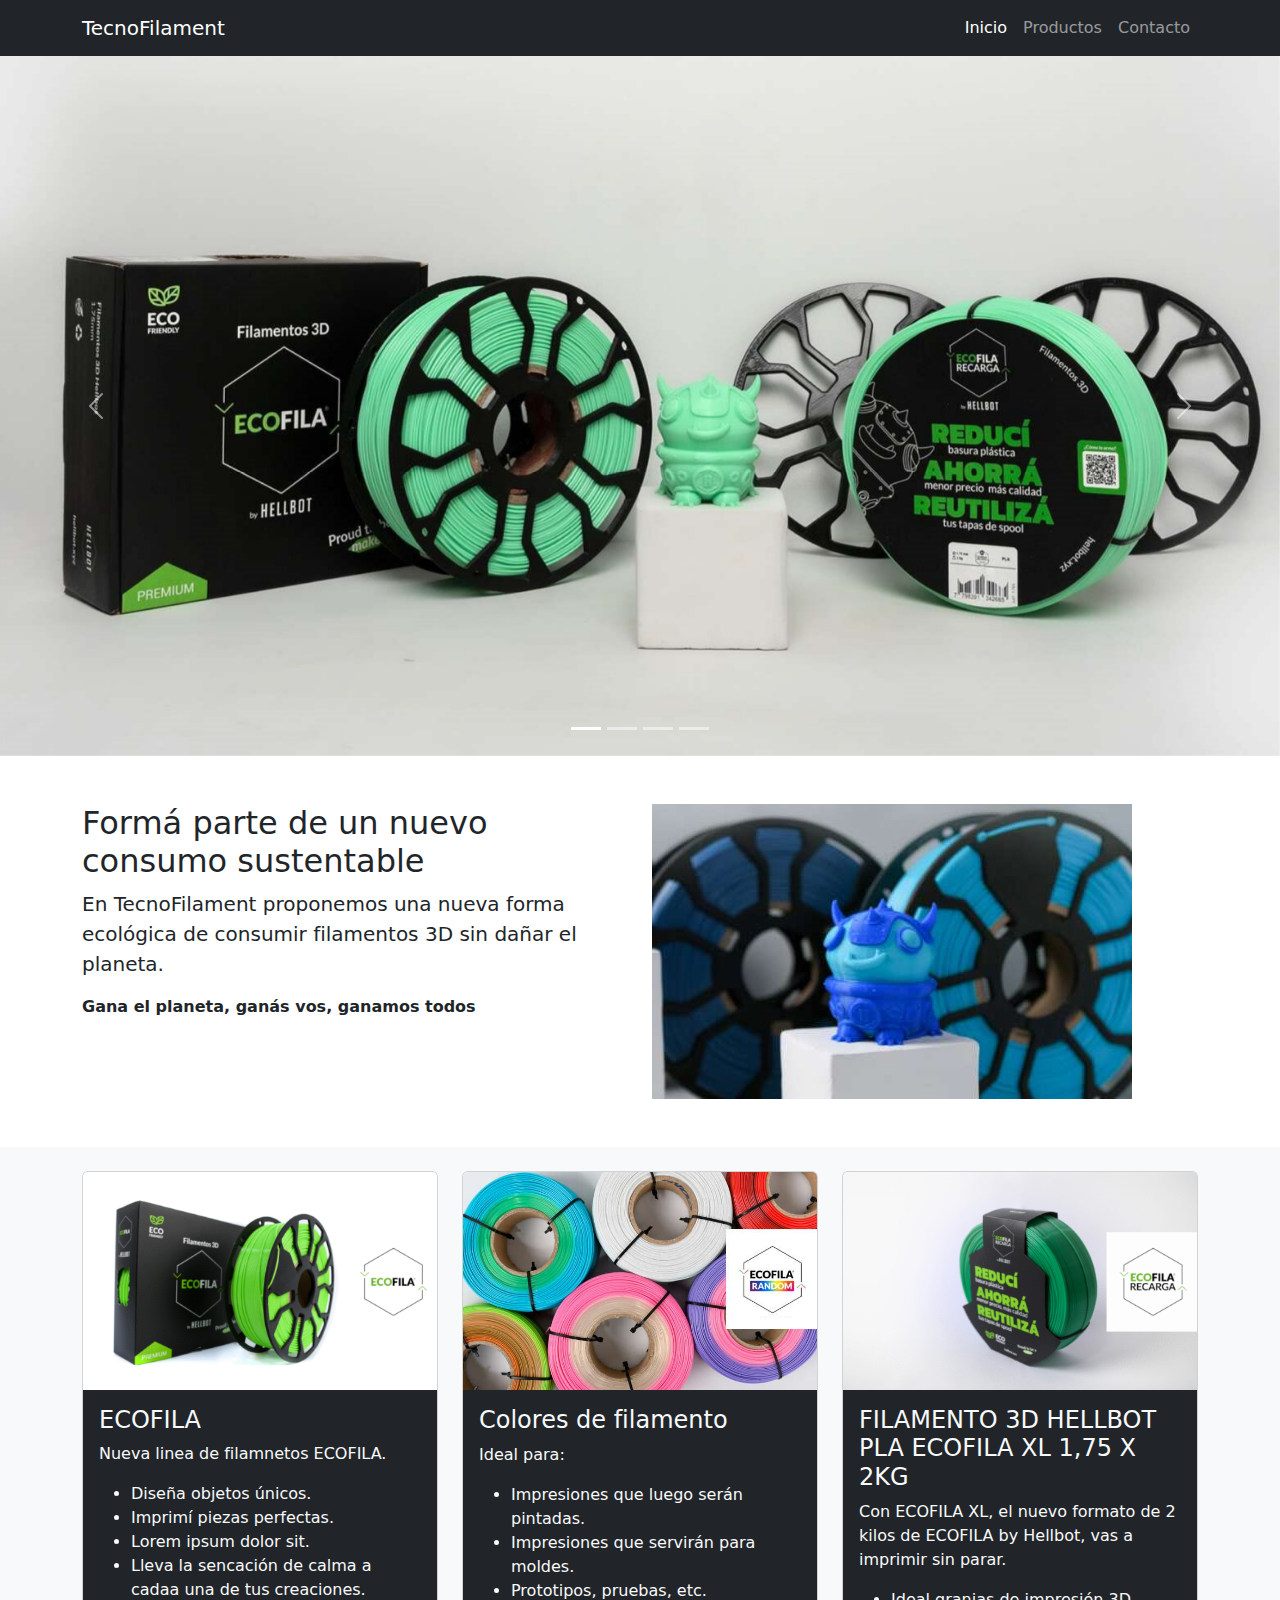
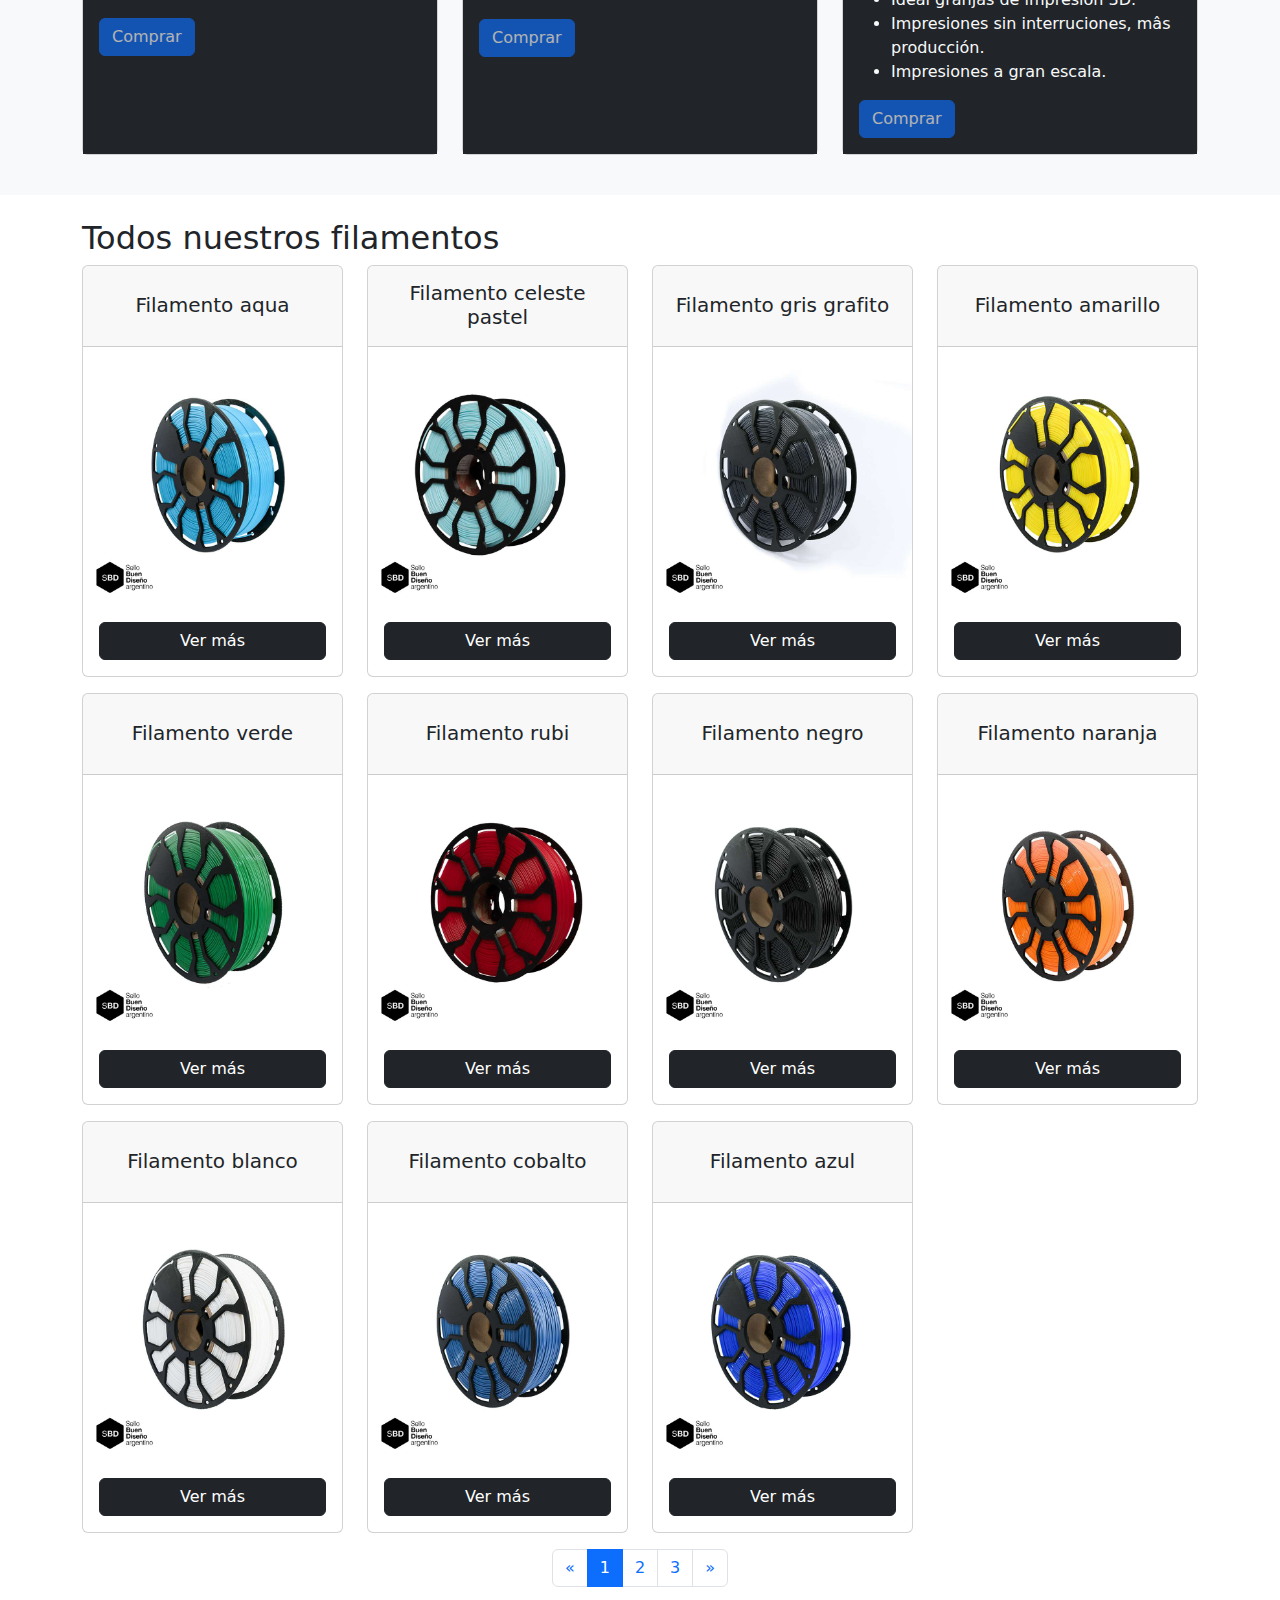
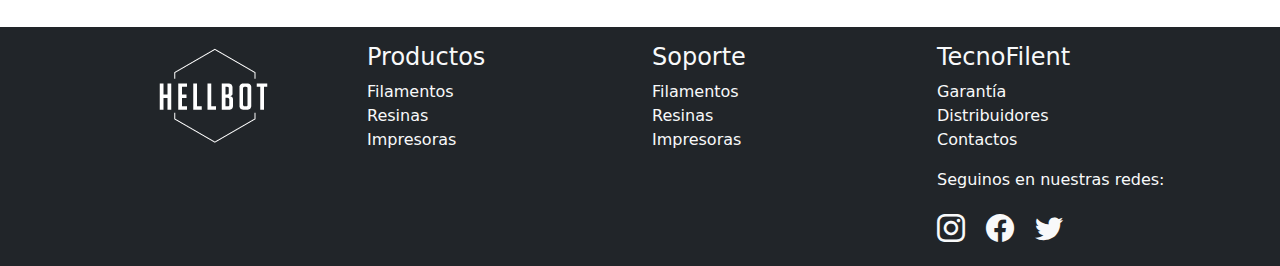
<file: index.html>
<!DOCTYPE html>
<html lang="es">
  <head>
    <meta charset="UTF-8" />
    <meta name="viewport" content="width=device-width, initial-scale=1.0" />
    <meta name="description" content="venta de insumos para impresion 3d" />
    <meta name="keywords" content="filamento, impresoras, pla, resinas" />
    <meta name="author" content="Franco M Sanchez" />
    <title>TecnoFilament</title>
    <!-- Bootstrap -->
    <link rel="stylesheet" href="./css/bootstrap.min.css" />
    <link
      rel="stylesheet"
      href="https://cdn.jsdelivr.net/npm/bootstrap-icons@1.11.0/font/bootstrap-icons.css"
    />
    <!-- mis estilos -->
    <link rel="stylesheet" href="./css/style.css" />
  </head>
  <body>
    <header>
      <nav class="navbar navbar-expand-lg bg-dark navbar-dark">
        <div class="container">
          <a class="navbar-brand" href="index.html">TecnoFilament</a>
          <button
            class="navbar-toggler"
            type="button"
            data-bs-toggle="collapse"
            data-bs-target="#navbarSupportedContent"
            aria-controls="navbarSupportedContent"
            aria-expanded="false"
            aria-label="Toggle navigation"
          >
            <span class="navbar-toggler-icon"></span>
          </button>
          <div class="collapse navbar-collapse" id="navbarSupportedContent">
            <ul class="navbar-nav ms-auto mb-2 mb-lg-0">
              <li class="nav-item">
                <a class="nav-link active" aria-current="page" href="index.html"
                  >Inicio</a
                >
              </li>
              <li class="nav-item">
                <a class="nav-link" href="./pages/404.html">Productos</a>
              </li>
              <li class="nav-item">
                <a class="nav-link" href="./pages/contacto.html">Contacto</a>
              </li>
            </ul>
          </div>
        </div>
      </nav>
    </header>
    <main>
      <!-- seccion carrusel -->
      <section id="carouselProductos" class="carousel slide">
          <!-- aqui van las rayitas -->
          <div class="carousel-indicators">
            <button type="button" data-bs-target="#carouselProductos" data-bs-slide-to="0" class="active" aria-current="true" aria-label="Slide 1"></button>
            <button type="button" data-bs-target="#carouselProductos" data-bs-slide-to="1" aria-label="Slide 2"></button>
            <button type="button" data-bs-target="#carouselProductos" data-bs-slide-to="2" aria-label="Slide 3"></button>
            <button type="button" data-bs-target="#carouselProductos" data-bs-slide-to="3" aria-label="Slide 4"></button>
          </div>
          <!-- aqui van las imagenes -->
          <div class="carousel-inner">
            <div class="carousel-item active">
              <img src="./img/Ecofilas-1620x1080.jpg" class="d-block w-100 productoCarousel" alt="filamento ecofilas">
            </div>
            <div class="carousel-item">
              <img src="./img/DSC_5525-1620x1080.jpg" class="d-block w-100 productoCarousel" alt="colores de filamentos">
            </div>
            <div class="carousel-item">
              <img src="./img/softcolors-1620x1080.jpg" class="d-block w-100 productoCarousel" alt="filamentos softcolors">
            </div>
            <div class="carousel-item">
              <img src="./img/DSC_5525-1620x1080.jpg" class="d-block w-100 productoCarousel" alt="colores de filamentos">
            </div>
          </div>
          <button class="carousel-control-prev" type="button" data-bs-target="#carouselProductos" data-bs-slide="prev">
            <span class="carousel-control-prev-icon" aria-hidden="true"></span>
            <span class="visually-hidden">Previous</span>
          </button>
          <button class="carousel-control-next" type="button" data-bs-target="#carouselProductos" data-bs-slide="next">
            <span class="carousel-control-next-icon" aria-hidden="true"></span>
            <span class="visually-hidden">Next</span>
          </button>
      </section>
      <!-- seccion informativa -->
      <section class="py-5">
        <div class="container">
          <div class="row">
            <div class="col-md-6 col-lg-6">
              <h2>Formá parte de un nuevo consumo sustentable</h2>
              <p class="lead">En TecnoFilament proponemos una nueva forma ecológica de consumir filamentos 3D sin dañar el planeta.</p>
              <p><b>Gana el planeta, ganás vos, ganamos todos</b></p>
            </div>
            <div class="col-md-6 col-lg-6">
              <img class="img-fluid" src="./img/pla-480x295.jpg" alt="muñeco azul de filamento">
            </div>
          </div>
        </div>
      </section>
      <!-- seccion cards -->
      <section class="bg-light py-4">
      <div class="container">
        <div class="row justify-content-center">
          <article class="col-12 col-md-6 col-lg-4 mb-3">
            <div class="card h-100">
              <img src="./img/Ecofila-480x295.png" class="card-img-top" alt="filamentos de colores">
              <div class="card-body bg-dark text-light">
                <h4>ECOFILA</h4>
                <p class="card-text">Nueva linea de filamnetos ECOFILA.</p>
                <ul>
                  <li>Diseña objetos únicos.</li>
                  <li>Imprimí piezas perfectas.</li>
                  <li>Lorem ipsum dolor sit.</li>
                  <li>Lleva la sencación de calma a cadaa una de tus creaciones.</li>
                </ul>
                <button type="button" class="btn btn-primary" disabled>Comprar</button>
              </div>
            </div>
          </article>
          <article class="col-12 col-md-6 col-lg-4 mb-3">
            <div class="card h-100">
              <img src="./img/Ecofila-Random-650x400.jpg" class="card-img-top" alt="filamentos de colores">
              <div class="card-body bg-dark text-light">
                <h4>Colores de filamento</h4>
                <p class="card-text">Ideal para:</p>
                <ul>
                  <li>Impresiones que luego serán pintadas.</li>
                  <li>Impresiones que servirán para moldes.</li>
                  <li>Prototipos, pruebas, etc.</li>
                </ul>
                <button type="button" class="btn btn-primary" disabled>Comprar</button>
              </div>
            </div>
          </article>
          <article class="col-12 col-md-6 col-lg-4 mb-3">
            <div class="card h-100">
              <img src="./img/Ecofila-Recarga-480x295.png" class="card-img-top" alt="filamentos de colores">
              <div class="card-body bg-dark text-light">
                <h4>FILAMENTO 3D HELLBOT PLA ECOFILA XL 1,75 X 2KG</h4>
                <p class="card-text">Con ECOFILA XL, el nuevo formato de 2 kilos de ECOFILA by Hellbot, vas a imprimir sin parar.</p>
                <ul>
                  <li>Ideal granjas de impresión 3D.</li>
                  <li>Impresiones sin interruciones, mâs producción.</li>
                  <li>Impresiones a gran escala.</li>
                </ul>
                <button type="button" class="btn btn-primary" disabled>Comprar</button>
              </div>
            </div>
          </article>
        </div>
      </div>
      </section>
      <section class="container my-4">
        <h2>Todos nuestros filamentos</h2>
        <article class="row">

          <div class="col-md-4 col-lg-3 mb-3">
            <div class="card">
              <div class="card-header">
                <h5 class="card-title">Filamento aqua</h5>
              </div>
              <img src="./img/Aqua-800x800.jpg" class="card-img-top" alt="filamento aqua">
              <div class="card-body">
                <button class="btn btn-dark w-100" data-bs-toggle="modal" data-bs-target="#modalFilamentoAqua">Ver más</button>
              </div>
            </div>
          </div>

          <div class="col-md-4 col-lg-3 mb-3">
            <div class="card">
              <div class="card-header">
                <h5 class="card-title">Filamento celeste pastel</h5>
              </div>
              <img src="./img/Celeste-Pastel-800x800.jpg" class="card-img-top" alt="filamento celeste pastel">
              <div class="card-body">
                <button href="#" class="btn btn-dark w-100">Ver más</button>
              </div>
            </div>
          </div>

          <div class="col-md-4 col-lg-3 mb-3">
            <div class="card">
              <div class="card-header">
                <h5 class="card-title">Filamento gris grafito</h5>
              </div>
              <img src="./img/Gris-Grafito-800x800.jpg" class="card-img-top" alt="filamento gris grafito">
              <div class="card-body">
                <button href="#" class="btn btn-dark w-100">Ver más</button>
              </div>
            </div>
          </div>

          <div class="col-md-4 col-lg-3 mb-3">
            <div class="card">
              <div class="card-header">
                <h5 class="card-title">Filamento amarillo</h5>
              </div>
              <img src="./img/Amarillo-800x800.jpg" class="card-img-top" alt="filamento amarillo">
              <div class="card-body">
                <button href="#" class="btn btn-dark w-100">Ver más</button>
              </div>
            </div>
          </div>

          <div class="col-md-4 col-lg-3 mb-3">
            <div class="card">
              <div class="card-header">
                <h5 class="card-title">Filamento verde</h5>
              </div>
              <img src="./img/Verde-800x800.jpg" class="card-img-top" alt="filamento amarillo">
              <div class="card-body">
                <button href="#" class="btn btn-dark w-100">Ver más</button>
              </div>
            </div>
          </div>
          
          <div class="col-md-4 col-lg-3 mb-3">
            <div class="card">
              <div class="card-header">
                <h5 class="card-title">Filamento rubi</h5>
              </div>
              <img src="./img/Rubi-Translucido-800x800.jpg" class="card-img-top" alt="filamento amarillo">
              <div class="card-body">
                <button href="#" class="btn btn-dark w-100">Ver más</button>
              </div>
            </div>
          </div>

          <div class="col-md-4 col-lg-3 mb-3">
            <div class="card">
              <div class="card-header">
                <h5 class="card-title">Filamento negro</h5>
              </div>
              <img src="./img/Negro-800x800.jpg" class="card-img-top" alt="filamento amarillo">
              <div class="card-body">
                <button href="#" class="btn btn-dark w-100">Ver más</button>
              </div>
            </div>
          </div>

          <div class="col-md-4 col-lg-3 mb-3">
            <div class="card">
              <div class="card-header">
                <h5 class="card-title">Filamento naranja</h5>
              </div>
              <img src="./img/Naranja-800x800.jpg" class="card-img-top" alt="filamento amarillo">
              <div class="card-body">
                <button href="#" class="btn btn-dark w-100">Ver más</button>
              </div>
            </div>
          </div>

          <div class="col-md-4 col-lg-3 mb-3">
            <div class="card">
              <div class="card-header">
                <h5 class="card-title">Filamento blanco</h5>
              </div>
              <img src="./img/Blanco-800x800.jpg" class="card-img-top" alt="filamento amarillo">
              <div class="card-body">
                <button href="#" class="btn btn-dark w-100">Ver más</button>
              </div>
            </div>
          </div>

          <div class="col-md-4 col-lg-3 mb-3">
            <div class="card">
              <div class="card-header">
                <h5 class="card-title">Filamento cobalto</h5>
              </div>
              <img src="./img/Cobalto-800x800.jpg" class="card-img-top" alt="filamento amarillo">
              <div class="card-body">
                <button href="#" class="btn btn-dark w-100">Ver más</button>
              </div>
            </div>
          </div>

          <div class="col-md-4 col-lg-3 mb-3">
            <div class="card">
              <div class="card-header">
                <h5 class="card-title">Filamento azul</h5>
              </div>
              <img src="./img/Azul-800x800.jpg" class="card-img-top" alt="filamento amarillo">
              <div class="card-body">
                <button href="#" class="btn btn-dark w-100">Ver más</button>
              </div>
            </div>
          </div>

        </article>
        <!-- paginacion -->
        <nav class="d-flex justify-content-center">
          <ul class="pagination">
            <li class="page-item">
              <a class="page-link" href="#" aria-label="Previous">
                <span aria-hidden="true">&laquo;</span>
              </a>
            </li>
            <li class="page-item active"><a class="page-link" href="#">1</a></li>
            <li class="page-item"><a class="page-link" href="#">2</a></li>
            <li class="page-item"><a class="page-link" href="#">3</a></li>
            <li class="page-item">
              <a class="page-link" href="#" aria-label="Next">
                <span aria-hidden="true">&raquo;</span>
              </a>
            </li>
          </ul>
        </nav>

      </section>
      <!-- Modal -->
      <div class="modal fade" id="modalFilamentoAqua" tabindex="-1" aria-labelledby="modalFilamentoAquaLabel" aria-hidden="true">
        <div class="modal-dialog">
          <div class="modal-content">
            <div class="modal-header">
              <h2 class="modal-title fs-5" id="modalFilamentoAquaLabel">Filamento aqua</h2>
              <button type="button" class="btn-close" data-bs-dismiss="modal" aria-label="Close"></button>
            </div>
            <div class="modal-body">
              <img src="./img/Aqua-800x800.jpg" class="img-fluid" alt="filamento aqua">
              <p>Lorem ipsum dolor sit amet consectetur adipisicing elit. Quisquam tempore, alias neque odio doloremque explicabo obcaecati suscipit? Et ducimus nihil fugiat dolor necessitatibus officia voluptatum! Aliquid autem officia ipsum incidunt!</p>
            </div>
          </div>
        </div>
      </div>
    </main>
    <footer class="bg-dark text-light py-3">
      <div class="container">
        <div class="row text-center">
          <div class="col-md-12 col-lg-3">
            <img src="./img/logo-footer.png" alt="logo tecnofilament" />
          </div>
          <div class="col-md-4 col-lg-3 text-md-start text-lg-start">
            <h4>Productos</h4>
            <ul class="list-unstyled">
              <li>Filamentos</li>
              <li>Resinas</li>
              <li>Impresoras</li>
            </ul>
          </div>
          <div class="col-md-4 col-lg-3 text-md-start text-lg-start">
            <h4>Soporte</h4>
            <ul class="list-unstyled">
              <li>Filamentos</li>
              <li>Resinas</li>
              <li>Impresoras</li>
            </ul>
          </div>
          <div class="col-md-4 col-lg-3 text-md-start text-lg-start">
            <h4>TecnoFilent</h4>
            <ul class="list-unstyled">
              <li>Garantía</li>
              <li>Distribuidores</li>
              <li>Contactos</li>
            </ul>
            <div class="redes">
              <p>Seguinos en nuestras redes:</p>
              <a href="#"><i class="bi bi-instagram fs-3 text-light"></i></a>
              <a href="#"><i class="bi bi-facebook fs-3 text-light mx-3"></i></a>
              <a href="#"><i class="bi bi-twitter fs-3 text-light"></i></a>
            </div>
          </div>
        </div>
      </div>
    </footer>
    <!-- bootstrap -->
    <script src="./js/bootstrap.min.js"></script>
  </body>
</html>
</file>
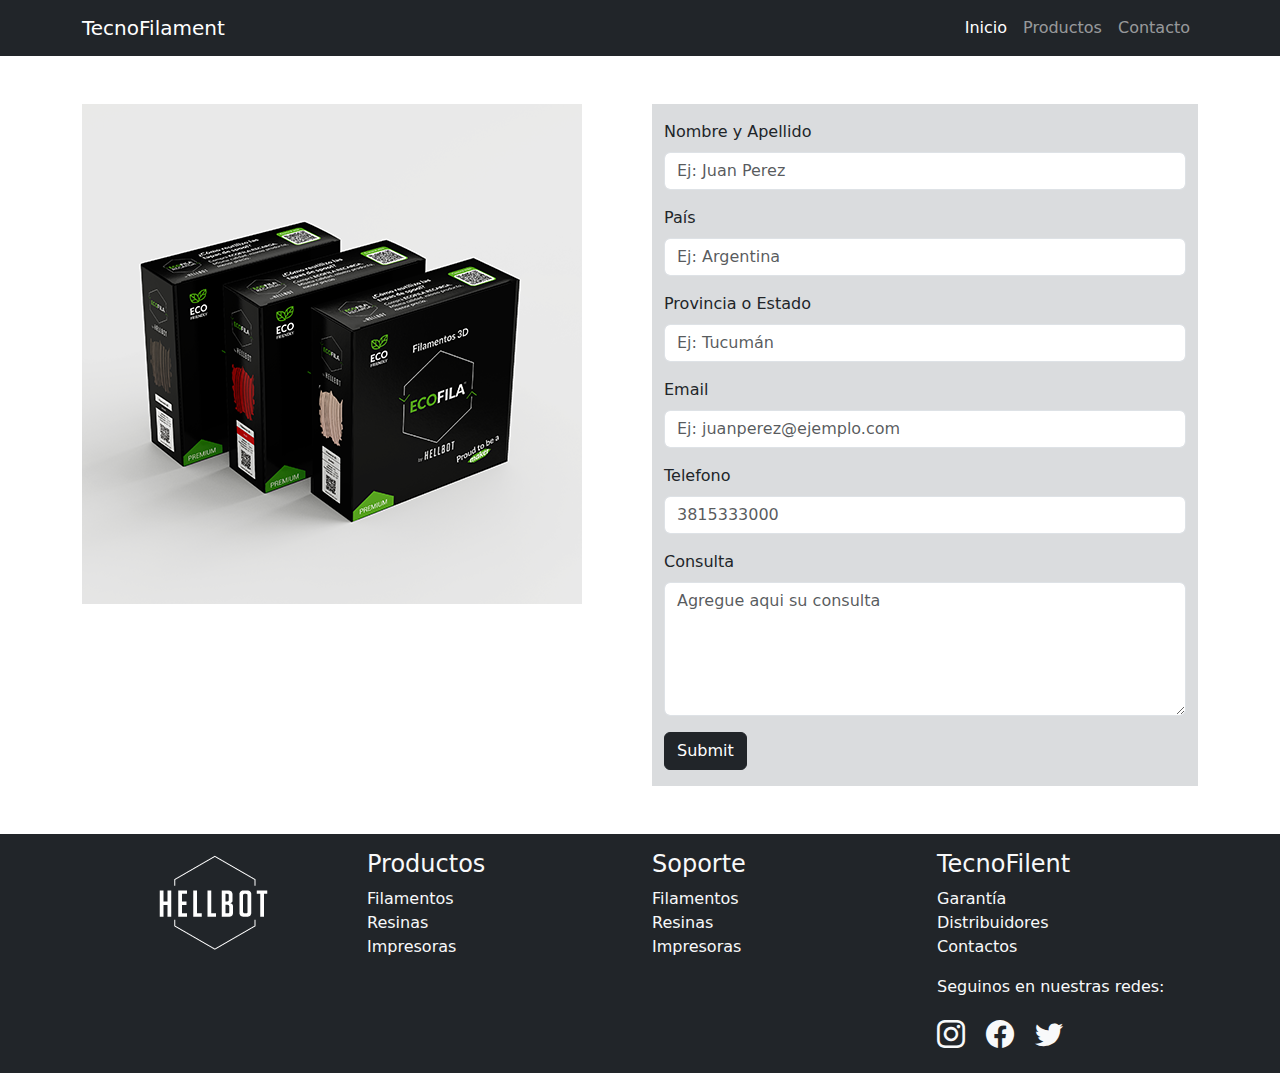
<file: pages/contacto.html>
<!DOCTYPE html>
<html lang="es">
  <head>
    <meta charset="UTF-8" />
    <meta name="viewport" content="width=device-width, initial-scale=1.0" />
    <meta name="description" content="venta de insumos para impresion 3d" />
    <meta name="keywords" content="filamento, impresoras, pla, resinas" />
    <meta name="author" content="Franco M Sanchez" />
    <title>TecnoFilament</title>
    <!-- Bootstrap -->
    <link rel="stylesheet" href="../css/bootstrap.min.css" />
    <link
      rel="stylesheet"
      href="https://cdn.jsdelivr.net/npm/bootstrap-icons@1.11.0/font/bootstrap-icons.css"
    />
    <!-- mis estilos -->
    <link rel="stylesheet" href="../css/style.css" />
  </head>
  <body>
    <header>
      <nav class="navbar navbar-expand-lg bg-dark navbar-dark">
        <div class="container">
          <a class="navbar-brand" href="../index.html">TecnoFilament</a>
          <button
            class="navbar-toggler"
            type="button"
            data-bs-toggle="collapse"
            data-bs-target="#navbarSupportedContent"
            aria-controls="navbarSupportedContent"
            aria-expanded="false"
            aria-label="Toggle navigation"
          >
            <span class="navbar-toggler-icon"></span>
          </button>
          <div class="collapse navbar-collapse" id="navbarSupportedContent">
            <ul class="navbar-nav ms-auto mb-2 mb-lg-0">
              <li class="nav-item">
                <a
                  class="nav-link active"
                  aria-current="page"
                  href="../index.html"
                  >Inicio</a
                >
              </li>
              <li class="nav-item">
                <a class="nav-link" href="./404.html">Productos</a>
              </li>
              <li class="nav-item">
                <a class="nav-link" href="./contacto.html">Contacto</a>
              </li>
            </ul>
          </div>
        </div>
      </nav>
    </header>
    <main>
      <section>
        <div class="container">
          <div class="row">
            <!-- imagen -->
            <div class="col-md-6 col-lg-6 my-5">
              <img
                src="../img/cajas.png"
                class="img-fluid"
                alt="cajas de filamento"
              />
            </div>
            <!-- formulario -->
            <div class="col-md-6 col-lg-6 my-5">
              <form>
                <div class="container bg-secondary bg-opacity-25 pt-3">
                  <div class="mb-3">
                    <label for="nombre" class="form-label"
                      >Nombre y Apellido</label
                    >
                    <input
                      type="text"
                      class="form-control"
                      id="nombre"
                      placeholder="Ej: Juan Perez"
                      minlength="5"
                      maxlength="50"
                      required
                    />
                  </div>
                  <div class="mb-3">
                    <label for="pais" class="form-label">País</label>
                    <input
                      type="text"
                      class="form-control"
                      id="pais"
                      placeholder="Ej: Argentina"
                      required
                      minlength="4"
                      maxlength="22"
                    />
                  </div>
                  <div class="mb-3">
                    <label for="provincia" class="form-label"
                      >Provincia o Estado</label
                    >
                    <input
                      type="text"
                      class="form-control"
                      id="provincia"
                      placeholder="Ej: Tucumán"
                      required
                      minlength="3"
                      maxlength="85"
                    />
                  </div>
                  <div class="mb-3">
                    <label for="mail" class="form-label">Email</label>
                    <input
                      type="email"
                      class="form-control"
                      id="mail"
                      placeholder="Ej: juanperez@ejemplo.com"
                      required
                      minlength="3"
                      maxlength="200"
                    />
                  </div>
                  <div class="mb-3">
                    <label for="telefono" class="form-label">Telefono</label>
                    <input
                      type="number"
                      class="form-control"
                      id="telefono"
                      placeholder="3815333000"
                      max="9999999999"
                      required
                    />
                  </div>
                  <div class="mb-3">
                    <label for="consulta" class="form-label">Consulta</label>
                    <textarea
                      id="consulta"
                      class="form-control"
                      rows="5"
                      placeholder="Agregue aqui su consulta"
                      required
                      minlength="10"
                      maxlength="300"
                    ></textarea>
                  </div>
                  <button type="submit" class="btn btn-dark mb-3">
                    Submit
                  </button>
                </div>
              </form>
            </div>
          </div>
        </div>
      </section>
    </main>
    <footer class="bg-dark text-light py-3">
      <div class="container">
        <div class="row text-center">
          <div class="col-md-12 col-lg-3">
            <img src="../img/logo-footer.png" alt="logo tecnofilament" />
          </div>
          <div class="col-md-4 col-lg-3 text-md-start text-lg-start">
            <h4>Productos</h4>
            <ul class="list-unstyled">
              <li>Filamentos</li>
              <li>Resinas</li>
              <li>Impresoras</li>
            </ul>
          </div>
          <div class="col-md-4 col-lg-3 text-md-start text-lg-start">
            <h4>Soporte</h4>
            <ul class="list-unstyled">
              <li>Filamentos</li>
              <li>Resinas</li>
              <li>Impresoras</li>
            </ul>
          </div>
          <div class="col-md-4 col-lg-3 text-md-start text-lg-start">
            <h4>TecnoFilent</h4>
            <ul class="list-unstyled">
              <li>Garantía</li>
              <li>Distribuidores</li>
              <li>Contactos</li>
            </ul>
            <div class="redes">
              <p>Seguinos en nuestras redes:</p>
              <a href="#"><i class="bi bi-instagram fs-3 text-light"></i></a>
              <a href="#"
                ><i class="bi bi-facebook fs-3 text-light mx-3"></i
              ></a>
              <a href="#"><i class="bi bi-twitter fs-3 text-light"></i></a>
            </div>
          </div>
        </div>
      </div>
    </footer>
    <!-- bootstrap -->
    <script src="../js/bootstrap.min.js"></script>
  </body>
</html>
</file>
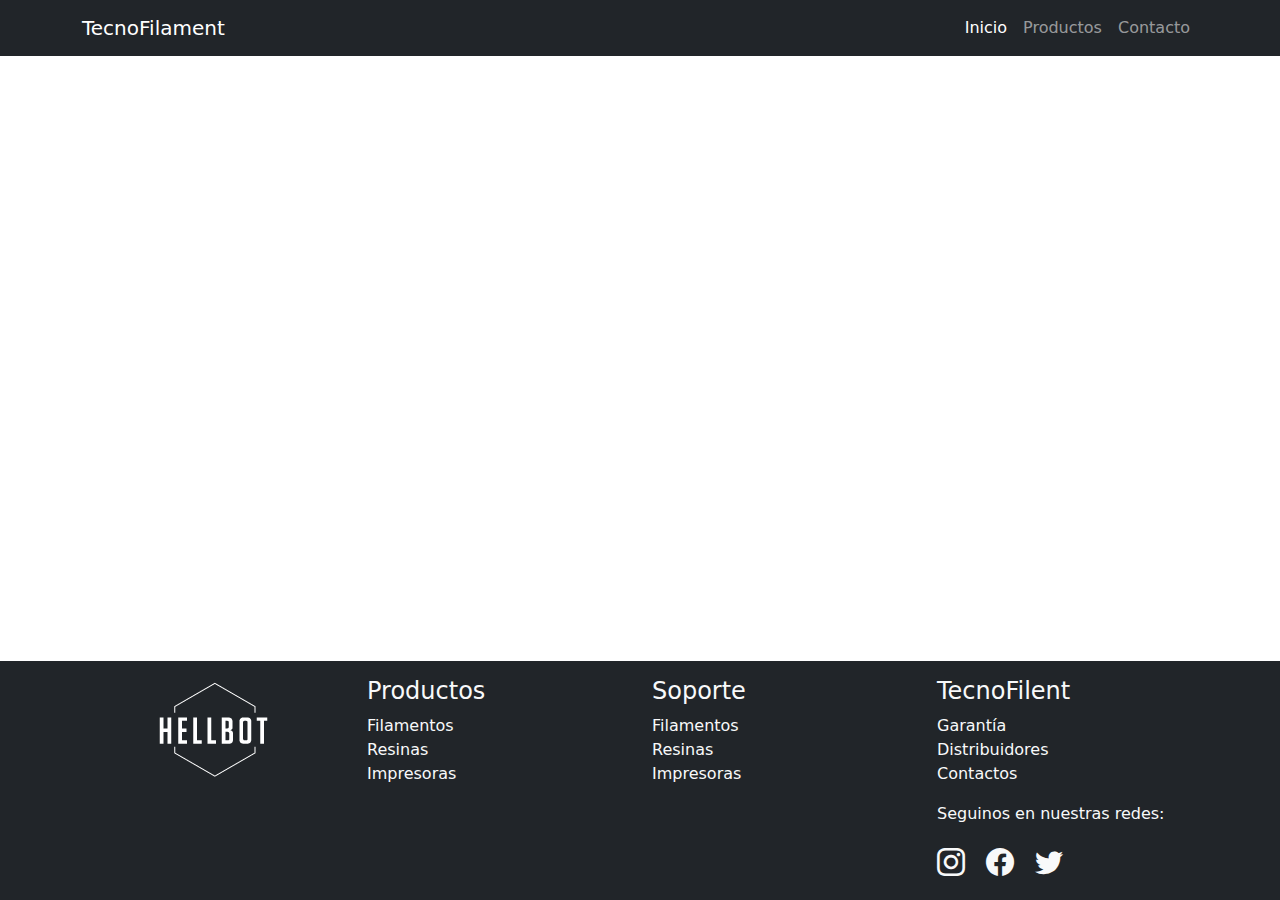
<file: pages/producto.html>
<!DOCTYPE html>
<html lang="es">
  <head>
    <meta charset="UTF-8" />
    <meta name="viewport" content="width=device-width, initial-scale=1.0" />
    <meta name="description" content="venta de insumos para impresion 3d" />
    <meta name="keywords" content="filamento, impresoras, pla, resinas" />
    <meta name="author" content="Franco M Sanchez" />
    <title>TecnoFilament</title>
    <!-- Bootstrap -->
    <link rel="stylesheet" href="../css/bootstrap.min.css" />
    <link
      rel="stylesheet"
      href="https://cdn.jsdelivr.net/npm/bootstrap-icons@1.11.0/font/bootstrap-icons.css"
    />
    <!-- mis estilos -->
    <link rel="stylesheet" href="../css/style.css" />
  </head>
  <body>
    <header>
      <nav class="navbar navbar-expand-lg bg-dark navbar-dark">
        <div class="container">
          <a class="navbar-brand" href="../index.html">TecnoFilament</a>
          <button
            class="navbar-toggler"
            type="button"
            data-bs-toggle="collapse"
            data-bs-target="#navbarSupportedContent"
            aria-controls="navbarSupportedContent"
            aria-expanded="false"
            aria-label="Toggle navigation"
          >
            <span class="navbar-toggler-icon"></span>
          </button>
          <div class="collapse navbar-collapse" id="navbarSupportedContent">
            <ul class="navbar-nav ms-auto mb-2 mb-lg-0">
              <li class="nav-item">
                <a class="nav-link active" aria-current="page" href="../index.html"
                  >Inicio</a
                >
              </li>
              <li class="nav-item">
                <a class="nav-link" href="./pages/404.html">Productos</a>
              </li>
              <li class="nav-item">
                <a class="nav-link" href="./pages/contacto.html">Contacto</a>
              </li>
            </ul>
          </div>
        </div>
      </nav>
    </header>
    <main>

    </main>
    <footer class="bg-dark text-light py-3">
      <div class="container">
        <div class="row text-center">
          <div class="col-md-12 col-lg-3">
            <img src="../img/logo-footer.png" alt="logo tecnofilament" />
          </div>
          <div class="col-md-4 col-lg-3 text-md-start text-lg-start">
            <h4>Productos</h4>
            <ul class="list-unstyled">
              <li>Filamentos</li>
              <li>Resinas</li>
              <li>Impresoras</li>
            </ul>
          </div>
          <div class="col-md-4 col-lg-3 text-md-start text-lg-start">
            <h4>Soporte</h4>
            <ul class="list-unstyled">
              <li>Filamentos</li>
              <li>Resinas</li>
              <li>Impresoras</li>
            </ul>
          </div>
          <div class="col-md-4 col-lg-3 text-md-start text-lg-start">
            <h4>TecnoFilent</h4>
            <ul class="list-unstyled">
              <li>Garantía</li>
              <li>Distribuidores</li>
              <li>Contactos</li>
            </ul>
            <div class="redes">
              <p>Seguinos en nuestras redes:</p>
              <a href="#"><i class="bi bi-instagram fs-3 text-light"></i></a>
              <a href="#"><i class="bi bi-facebook fs-3 text-light mx-3"></i></a>
              <a href="#"><i class="bi bi-twitter fs-3 text-light"></i></a>
            </div>
          </div>
        </div>
      </div>
    </footer>
    <!-- bootstrap -->
    <script src="../js/bootstrap.min.js"></script>
  </body>
</html>
</file>
<file: css/style.css>
@import url('https://fonts.googleapis.com/css2?family=Bungee&display=swap');

body {
    min-height: 100vh;
    display: flex;
    flex-direction: column;
}
main {
    flex-grow: 1;
}
/* pagina 404 */
.display-1 {
    margin-top: 10vh;
    font-size: 6rem;
    color: #ff5722;
    font-family: 'Bungee', cursive;
    font-weight: 700;
}

.lead1 {
    font-family: 'Bungee', cursive;
    font-size: 2rem;
}
.lead2 {
    font-family: 'Bungee', cursive;
}
.btn-volver {
    background: linear-gradient(150deg, #de4545, rgb(250, 115, 5));
    border-color: #ff5722;
    font-family: 'Bungee', cursive;
    color: aliceblue;
}
.btn-volver:hover {
    border-color: #fbff22;
}
.dude {
    max-width: 20%;
}
/* ajustes carousel */
.productoCarousel {
    height: 450px;
    object-fit: cover;
}
.card-header {
    height: 9vh;
    display: flex;
    align-items: center;
    justify-content: center;
    text-align: center;
}
.card-title {
    padding-top: 5px;
}
/* dispositivos md */
@media screen and (min-width:768px) and (max-width:991px) {
    .productoCarousel {
        height: 390px;
    }
}
/* dispositivos lg */
@media screen and (min-width:992px) {
    .productoCarousel {
        height: 700px;
    }
}
</file>
